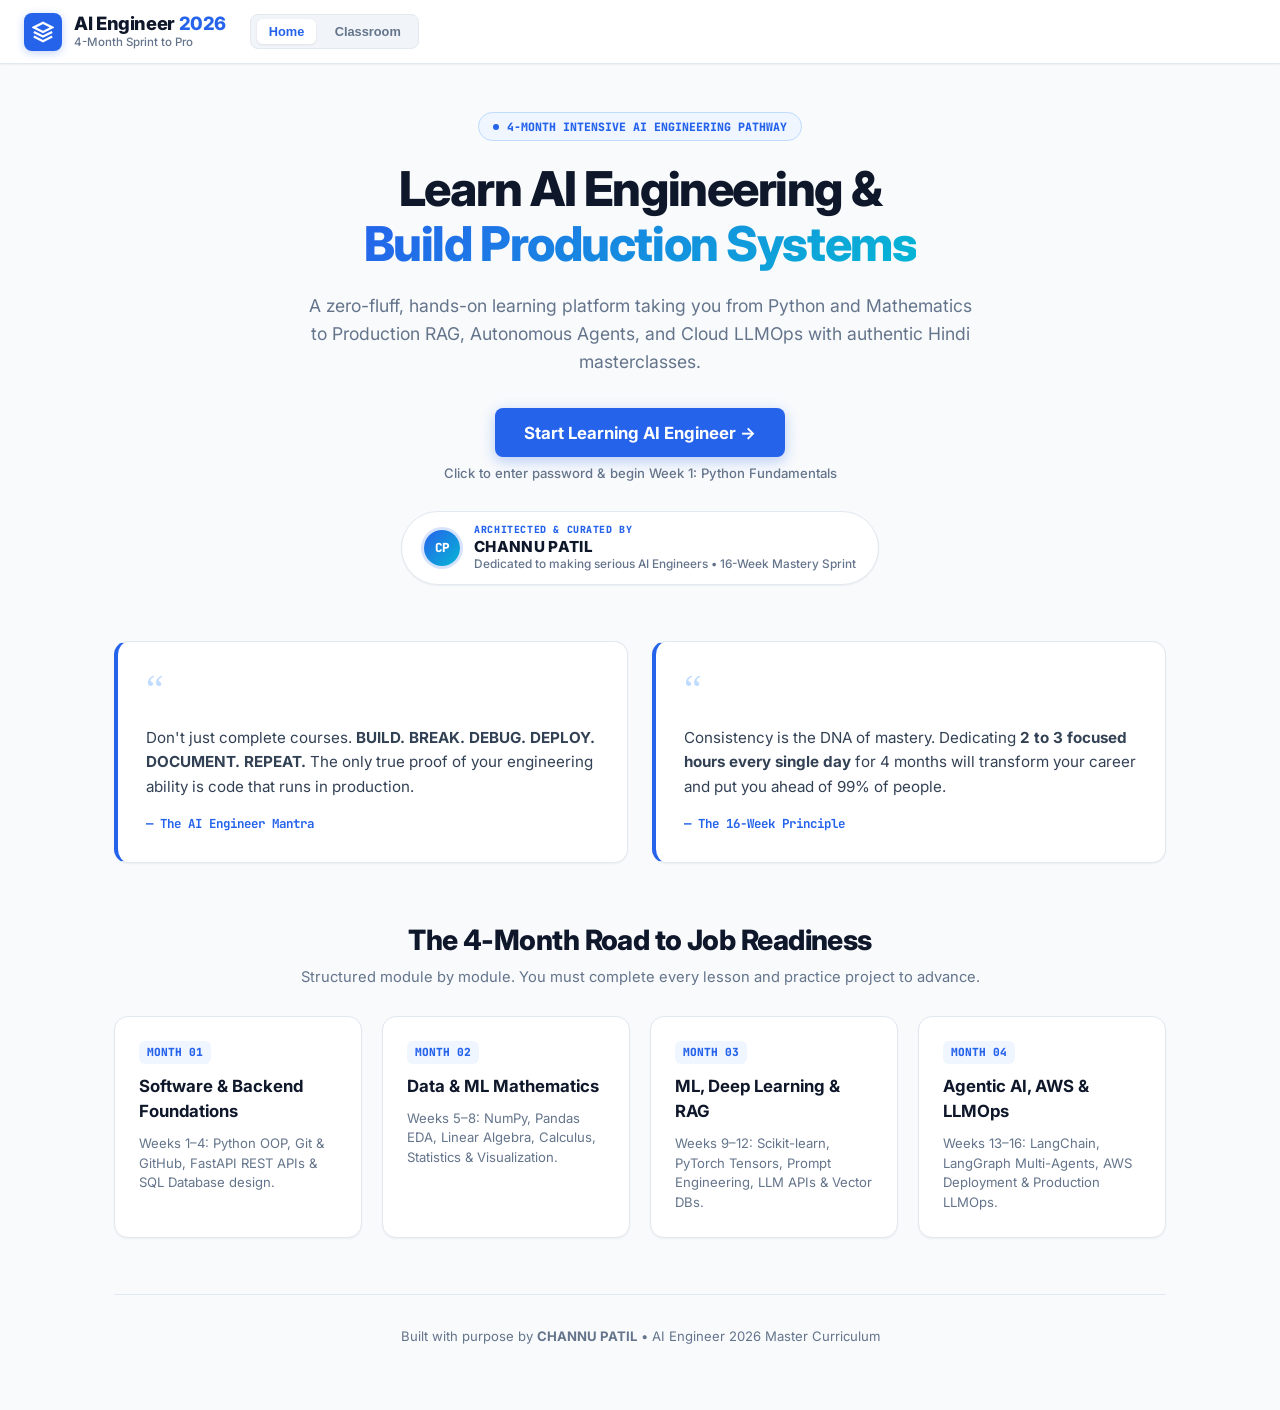
<file: index.html>
<!DOCTYPE html>
<html lang="en">
<head>
  <meta charset="UTF-8">
  <meta name="viewport" content="width=device-width, initial-scale=1.0, maximum-scale=5.0">
  <title>AI Engineer 2026 | 4-Month Masterclass & Learning System</title>
  
  <!-- SEO & Social Meta Tags -->
  <meta name="description" content="Master AI Engineering in 4 Months. Comprehensive syllabus from Python to LangGraph and LLMOps. Built by Channu Patil.">
  <meta name="author" content="Channu Patil">
  <meta name="theme-color" content="#2563eb">
  
  <!-- Google Fonts: Inter & JetBrains Mono -->
  <link rel="preconnect" href="https://fonts.googleapis.com">
  <link rel="preconnect" href="https://fonts.gstatic.com" crossorigin>
  <link href="https://fonts.googleapis.com/css2?family=Inter:wght@400;500;600;700;800&family=JetBrains+Mono:wght@500;600;700&display=swap" rel="stylesheet">
  
  <link rel="stylesheet" href="styles.css">
  
  <!-- Official YouTube IFrame Player API -->
  <script src="https://www.youtube.com/iframe_api"></script>
</head>
<body class="light-theme">

  <!-- Top Navigation Bar (Logo, Nav Links, Built by Channu Patil Badge) -->
  <header class="lms-header">
    <div class="header-inner">
      <div class="header-brand-group">
        <a href="#home" class="brand-link" id="brand-logo-btn" title="AI Engineer 2026 Home">
          <div class="brand-logo-icon">
            <svg width="22" height="22" viewBox="0 0 24 24" fill="none" stroke="currentColor" stroke-width="2.5">
              <path d="M12 2L2 7l10 5 10-5-10-5zM2 17l10 5 10-5M2 12l10 5 10-5"/>
            </svg>
          </div>
          <div class="brand-text">
            <span class="brand-main">AI Engineer <span class="brand-highlight">2026</span></span>
            <span class="brand-tag">4-Month Sprint to Pro</span>
          </div>
        </a>

        <!-- Top Nav Switcher -->
        <nav class="header-nav-links">
          <button class="nav-view-btn active" id="btn-nav-home">Home</button>
          <button class="nav-view-btn" id="btn-nav-classroom">Classroom</button>
        </nav>
      </div>

      <!-- Right Side: Mobile Menu Toggle -->
      <div class="header-right-group">
        <button class="mobile-sidebar-toggle" id="btn-toggle-sidebar" aria-label="Toggle Syllabus Menu" style="display: none;">
          <svg width="20" height="20" viewBox="0 0 24 24" fill="none" stroke="currentColor" stroke-width="2">
            <line x1="3" y1="12" x2="21" y2="12"></line>
            <line x1="3" y1="6" x2="21" y2="6"></line>
            <line x1="3" y1="18" x2="21" y2="18"></line>
          </svg>
          <span class="toggle-text">Curriculum</span>
        </button>
      </div>
    </div>
  </header>

  <!-- =========================================================================
       VIEW 1: HOME PAGE VIEW
       ========================================================================= -->
  <section class="page-view active" id="view-home">
    <div class="home-container">
      
      <!-- Hero Section -->
      <div class="home-hero">
        <div class="hero-chip">
          <span class="chip-dot"></span>
          <span>4-MONTH INTENSIVE AI ENGINEERING PATHWAY</span>
        </div>

        <h1 class="hero-title">
          Learn AI Engineering & <br>
          <span class="gradient-text">Build Production Systems</span>
        </h1>

        <p class="hero-description">
          A zero-fluff, hands-on learning platform taking you from Python and Mathematics to Production RAG, Autonomous Agents, and Cloud LLMOps with authentic Hindi masterclasses.
        </p>

        <!-- Dynamic Primary CTA: Start Learning OR Resume Where Left Off -->
        <div class="hero-cta-wrap">
          <button class="btn btn-primary btn-hero" id="btn-home-cta">
            <span id="home-cta-text">Start Learning AI Engineer →</span>
          </button>
          <div class="hero-cta-subtext" id="home-cta-subtext">Click to begin Week 1: Python Fundamentals</div>
        </div>

        <!-- Creator Spotlight Card -->
        <div class="creator-spotlight-card">
          <div class="creator-avatar-pulse">CP</div>
          <div class="creator-info-text">
            <span class="creator-kicker">ARCHITECTED & CURATED BY</span>
            <strong class="creator-name-bold">CHANNU PATIL</strong>
            <span class="creator-bio-text">Dedicated to making serious AI Engineers • 16-Week Mastery Sprint</span>
          </div>
        </div>
      </div>

      <!-- Two Powerful Motivational Quotes -->
      <div class="quotes-grid">
        <div class="quote-card">
          <div class="quote-icon">“</div>
          <p class="quote-text">
            Don't just complete courses. <strong>BUILD. BREAK. DEBUG. DEPLOY. DOCUMENT. REPEAT.</strong> The only true proof of your engineering ability is code that runs in production.
          </p>
          <div class="quote-author">— The AI Engineer Mantra</div>
        </div>

        <div class="quote-card">
          <div class="quote-icon">“</div>
          <p class="quote-text">
            Consistency is the DNA of mastery. Dedicating <strong>2 to 3 focused hours every single day</strong> for 4 months will transform your career and put you ahead of 99% of people.
          </p>
          <div class="quote-author">— The 16-Week Principle</div>
        </div>
      </div>

      <!-- The 4-Month Curriculum Journey Overview -->
      <div class="journey-overview-section">
        <div class="section-header-centered">
          <h2 class="journey-title">The 4-Month Road to Job Readiness</h2>
          <p class="journey-subtitle">Structured module by module. You must complete every lesson and practice project to advance.</p>
        </div>

        <div class="journey-phases-grid">
          <div class="journey-card">
            <div class="phase-number-tag">MONTH 01</div>
            <h3>Software & Backend Foundations</h3>
            <p>Weeks 1–4: Python OOP, Git & GitHub, FastAPI REST APIs & SQL Database design.</p>
          </div>

          <div class="journey-card">
            <div class="phase-number-tag">MONTH 02</div>
            <h3>Data & ML Mathematics</h3>
            <p>Weeks 5–8: NumPy, Pandas EDA, Linear Algebra, Calculus, Statistics & Visualization.</p>
          </div>

          <div class="journey-card">
            <div class="phase-number-tag">MONTH 03</div>
            <h3>ML, Deep Learning & RAG</h3>
            <p>Weeks 9–12: Scikit-learn, PyTorch Tensors, Prompt Engineering, LLM APIs & Vector DBs.</p>
          </div>

          <div class="journey-card">
            <div class="phase-number-tag">MONTH 04</div>
            <h3>Agentic AI, AWS & LLMOps</h3>
            <p>Weeks 13–16: LangChain, LangGraph Multi-Agents, AWS Deployment & Production LLMOps.</p>
          </div>
        </div>
      </div>

      <!-- Home Footer -->
      <footer class="home-footer">
        <p>Built with purpose by <strong>CHANNU PATIL</strong> • AI Engineer 2026 Master Curriculum</p>
      </footer>
    </div>
  </section>

  <!-- =========================================================================
       VIEW 2: COURSERA CLASSROOM THEATER
       ========================================================================= -->
  <div class="page-view" id="view-classroom" style="display: none;">
    <div class="lms-container">

      <!-- LEFT SIDEBAR: COURSE SYLLABUS -->
      <aside class="lms-sidebar" id="lms-sidebar">
        <div class="sidebar-top">
          <div class="sidebar-heading-row">
            <h2 class="sidebar-heading">Course Curriculum</h2>
            <button class="btn-sidebar-close" id="btn-close-sidebar" aria-label="Close sidebar">&times;</button>
          </div>

          <!-- Search Bar -->
          <div class="syllabus-search-wrap">
            <svg width="15" height="15" viewBox="0 0 24 24" fill="none" stroke="currentColor" stroke-width="2">
              <circle cx="11" cy="11" r="8"></circle>
              <line x1="21" y1="21" x2="16.65" y2="16.65"></line>
            </svg>
            <input type="text" id="syllabus-search" placeholder="Search topics (e.g. RAG, SQL, PyTorch)..." aria-label="Search curriculum topics">
          </div>

          <!-- Month Filter Tabs -->
          <div class="month-filter-tabs">
            <button class="m-tab active" data-month="all">All</button>
            <button class="m-tab" data-month="m1">Month 1</button>
            <button class="m-tab" data-month="m2">Month 2</button>
            <button class="m-tab" data-month="m3">Month 3</button>
            <button class="m-tab" data-month="m4">Month 4</button>
          </div>
        </div>

        <!-- List of 16 Modules / Phases -->
        <nav class="syllabus-modules-list" id="syllabus-modules-list" aria-label="Module selection">
          <!-- Rendered dynamically via JavaScript -->
        </nav>

        <!-- Sidebar Footer Links: Capstone & Career Radar -->
        <div class="sidebar-footer-links">
          <button class="special-nav-btn" id="btn-open-projects-modal">
            <svg width="16" height="16" viewBox="0 0 24 24" fill="none" stroke="currentColor" stroke-width="2">
              <polygon points="12 2 2 7 12 12 22 7 12 2"/>
              <polyline points="2 17 12 22 22 17"/>
              <polyline points="2 12 12 17 22 12"/>
            </svg>
            <span>Capstone Projects</span>
            <span class="pill-count" id="sidebar-projects-pill">2 Projects</span>
          </button>
          <button class="special-nav-btn" id="btn-open-readiness-modal">
            <svg width="16" height="16" viewBox="0 0 24 24" fill="none" stroke="currentColor" stroke-width="2">
              <path d="M22 11.08V12a10 10 0 1 1-5.93-9.14"/>
              <polyline points="22 4 12 14.01 9 11.01"/>
            </svg>
            <span>Job Readiness</span>
            <span class="pill-count" id="sidebar-readiness-pill">0/21</span>
          </button>
        </div>
      </aside>

      <!-- Overlay backdrop for mobile drawer -->
      <div class="sidebar-backdrop" id="sidebar-backdrop"></div>

      <!-- RIGHT MAIN CLASSROOM THEATER -->
      <main class="lms-theater">

        <!-- Active Module Breadcrumb & Navigation -->
        <div class="module-header-bar">
          <div class="module-meta">
            <div class="module-tags-row">
              <span class="tag-pill" id="active-month-pill">Month 1 • Week 1</span>
              <span class="tag-instructor" id="active-instructor-pill">CampusX & Krish Naik • Hindi Masterclasses</span>
              <span class="tag-autoplay" title="Auto-advances when video finishes">Auto-Play ON</span>
            </div>
            <h1 class="active-module-title" id="active-module-title">Phase 1: Python Fundamentals</h1>
          </div>

          <div class="module-nav-actions">
            <button class="btn btn-outline btn-sm" id="btn-prev-phase" title="Previous Module">
              <svg width="14" height="14" viewBox="0 0 24 24" fill="none" stroke="currentColor" stroke-width="2"><polyline points="15 18 9 12 15 6"/></svg>
              <span>Previous</span>
            </button>
            <button class="btn btn-primary btn-sm" id="btn-next-phase" title="Next Module or Part">
              <span id="btn-next-phase-text">Next Week</span>
              <svg width="14" height="14" viewBox="0 0 24 24" fill="none" stroke="currentColor" stroke-width="2"><polyline points="9 18 15 12 9 6"/></svg>
            </button>
          </div>
        </div>

        <!-- VIDEO PARTS / LESSONS SELECTOR (TRACKED PART BY PART) -->
        <div class="video-parts-strip" id="video-parts-strip">
          <span class="parts-label">LESSONS:</span>
          <div class="parts-buttons-container" id="parts-buttons-container">
            <!-- Rendered dynamically e.g. [✓ Part 1: Completed] [🎬 Part 2: Active] -->
          </div>
        </div>

        <!-- EMBEDDED YOUTUBE VIDEO PLAYER -->
        <section class="video-player-container">
          <!-- Error Alert Banner (Shown if video restricted) -->
          <div class="video-error-banner" id="video-error-banner" style="display: none;">
            <div class="error-content">
              <svg width="18" height="18" viewBox="0 0 24 24" fill="none" stroke="currentColor" stroke-width="2">
                <circle cx="12" cy="12" r="10"></circle>
                <line x1="12" y1="8" x2="12" y2="12"></line>
                <line x1="12" y1="16" x2="12.01" y2="16"></line>
              </svg>
              <span id="video-error-message">This video requires watching directly on YouTube.</span>
            </div>
            <a href="#" target="_blank" rel="noopener noreferrer" class="btn btn-sm btn-primary" id="btn-error-watch-yt">
              Watch on YouTube
            </a>
          </div>

          <div class="video-responsive-wrapper">
            <div id="lms-yt-player-target"></div>
          </div>

          <!-- Video Control Strip & Mark Complete Action -->
          <div class="video-details-strip">
            <div class="video-title-info">
              <span class="video-playing-label" id="video-playing-part-badge">NOW PLAYING:</span>
              <span class="video-playing-title" id="active-video-title">Core Python Fundamentals</span>
            </div>
            
            <div class="video-strip-actions">
              <!-- Mark Current Lesson as Watched/Complete Button -->
              <button class="btn btn-primary btn-sm" id="btn-mark-lesson-complete" title="Mark this lesson completed and unlock the next">
                <svg width="14" height="14" viewBox="0 0 24 24" fill="none" stroke="currentColor" stroke-width="2.5"><polyline points="20 6 9 17 4 12"/></svg>
                <span id="mark-lesson-btn-text">Mark Lesson as Complete ✓</span>
              </button>

              <button class="btn-text-link" id="btn-edit-url" title="Change video link">
                <svg width="13" height="13" viewBox="0 0 24 24" fill="none" stroke="currentColor" stroke-width="2"><path d="M11 4H4a2 2 0 0 0-2 2v14a2 2 0 0 0 2 2h14a2 2 0 0 0 2-2v-7"/><path d="M18.5 2.5a2.121 2.121 0 0 1 3 3L12 15l-4 1 1-4 9.5-9.5z"/></svg>
                <span>Edit URL</span>
              </button>
              
              <a href="#" target="_blank" rel="noopener noreferrer" class="btn-text-link" id="btn-open-yt-external" title="Open in YouTube">
                <svg width="13" height="13" viewBox="0 0 24 24" fill="none" stroke="currentColor" stroke-width="2"><path d="M18 13v6a2 2 0 0 1-2 2H5a2 2 0 0 1-2-2V8a2 2 0 0 1 2-2h6"/><polyline points="15 3 21 3 21 9"/><line x1="10" y1="14" x2="21" y2="3"/></svg>
                <span>YouTube</span>
              </a>
            </div>
          </div>

          <!-- Custom URL Input Panel -->
          <div class="custom-url-edit-panel" id="custom-url-edit-panel" style="display: none;">
            <input type="text" id="custom-url-input" placeholder="Paste any valid YouTube URL..." aria-label="Custom YouTube URL">
            <button class="btn btn-primary btn-sm" id="btn-save-custom-url">Update</button>
            <button class="btn btn-secondary btn-sm" id="btn-cancel-custom-url">Cancel</button>
          </div>
        </section>

        <!-- TOPIC CHECKLIST SECTION -->
        <section class="checklist-section">
          <div class="checklist-card">
            <div class="card-header-simple">
              <div>
                <h2 class="section-title">Topic Checklist</h2>
                <p class="section-subtitle">Check off each concept as you code along and complete exercises.</p>
              </div>
              <div class="progress-badge-clean" id="checklist-card-badge">0% Completed</div>
            </div>
            <div class="subtopics-list-container" id="current-phase-subtopics">
              <!-- Rendered dynamically -->
            </div>
          </div>
        </section>
      </main>
    </div>
  </div>

  <!-- MODAL: CAPSTONE PROJECTS STUDIO -->
  <div class="modal-backdrop" id="projects-modal" style="display: none;">
    <div class="modal-box large">
      <div class="modal-header">
        <div>
          <h2>Production Capstone Projects</h2>
          <p>Build 2 production-ready systems to prove you are job-ready for AI Engineer roles.</p>
        </div>
        <button class="btn-modal-close" id="btn-close-projects-modal" aria-label="Close modal">&times;</button>
      </div>
      <div class="modal-body">
        <div class="projects-flex-grid">
          <!-- Project 1 Card -->
          <div class="project-modal-card">
            <div class="proj-badge-row">
              <span class="proj-badge">PROJECT 1</span>
              <span class="proj-status" id="p1-status-pill">In Progress</span>
            </div>
            <h3>Full-Stack AI Application</h3>
            <p class="proj-summary">Python + FastAPI + SQL + LLM API + Custom RAG + LangChain + LangGraph + Cloud Deployment.</p>
            <div class="modal-form-group">
              <label for="p1-name">Project Name / Use-Case</label>
              <input type="text" id="p1-name" value="Enterprise Legal Contract Analyzer with RAG">
            </div>
            <div class="form-grid-2">
              <div class="modal-form-group">
                <label for="p1-github">GitHub Repository URL</label>
                <input type="url" id="p1-github" value="https://github.com/username/project-1-ai">
              </div>
              <div class="modal-form-group">
                <label for="p1-live">Live Deployment URL</label>
                <input type="url" id="p1-live" value="https://ai-project-1.up.railway.app">
              </div>
            </div>
            <div class="modal-form-group">
              <label for="p1-notes">Architecture & Tech Stack Notes</label>
              <textarea id="p1-notes" rows="2">FastAPI backend, ChromaDB vectors, PostgreSQL authentication, Gemini 1.5 Flash API.</textarea>
            </div>
            <div class="requirements-box">
              <h4>Mandatory Requirements (<span id="p1-req-count">0/12</span>)</h4>
              <div class="req-items-grid" id="p1-checklist"></div>
            </div>
            <button class="btn btn-primary btn-block" id="btn-save-p1">Save Project 1</button>
          </div>

          <!-- Project 2 Card -->
          <div class="project-modal-card">
            <div class="proj-badge-row">
              <span class="proj-badge advanced">PROJECT 2</span>
              <span class="proj-status" id="p2-status-pill">Not Started</span>
            </div>
            <h3>Advanced Agentic AI System</h3>
            <p class="proj-summary">Autonomous Multi-Agent System + Tool Calling + Self-Correction + Ragas Evals + Langfuse Monitoring + AWS.</p>
            <div class="modal-form-group">
              <label for="p2-name">Project Name / Use-Case</label>
              <input type="text" id="p2-name" value="Autonomous Competitive Intelligence Agent">
            </div>
            <div class="form-grid-2">
              <div class="modal-form-group">
                <label for="p2-github">GitHub Repository URL</label>
                <input type="url" id="p2-github" value="https://github.com/username/project-2-agents">
              </div>
              <div class="modal-form-group">
                <label for="p2-live">Live Deployment URL</label>
                <input type="url" id="p2-live" value="https://ai-agents.yourdomain.com">
              </div>
            </div>
            <div class="modal-form-group">
              <label for="p2-notes">Architecture & Multi-Agent Notes</label>
              <textarea id="p2-notes" rows="2">LangGraph multi-node graph, Tavily web search, code sandbox, Langfuse tracing on AWS EC2.</textarea>
            </div>
            <div class="requirements-box">
              <h4>Mandatory Requirements (<span id="p2-req-count">0/12</span>)</h4>
              <div class="req-items-grid" id="p2-checklist"></div>
            </div>
            <button class="btn btn-primary btn-block" id="btn-save-p2">Save Project 2</button>
          </div>
        </div>
      </div>
    </div>
  </div>

  <!-- MODAL: FINAL AI CHECKLIST & JOB READINESS -->
  <div class="modal-backdrop" id="readiness-modal" style="display: none;">
    <div class="modal-box">
      <div class="modal-header">
        <div>
          <h2>Final AI Engineer Career Checklist</h2>
          <p>21 core milestones to verify technical interview & job readiness.</p>
        </div>
        <button class="btn-modal-close" id="btn-close-readiness-modal" aria-label="Close modal">&times;</button>
      </div>
      <div class="modal-body">
        <div class="readiness-summary-card">
          <div class="readiness-score-display">
            <span class="score-large" id="gauge-percent">0%</span>
            <div class="score-text">
              <strong id="gauge-verdict">Foundations Stage</strong>
              <span>Job Readiness Score</span>
            </div>
          </div>
        </div>
        <div class="checklist-items-grid" id="final-checklist-container">
          <!-- Rendered dynamically -->
        </div>
      </div>
    </div>
  </div>

  <!-- MODAL: COURSE ACCESS LOCK & PASSWORD VERIFICATION -->
  <div class="modal-backdrop" id="password-modal" style="display: none;">
    <div class="modal-box password-box">
      <div class="password-modal-content">
        <div class="lock-shield-icon">
          <svg width="34" height="34" viewBox="0 0 24 24" fill="none" stroke="currentColor" stroke-width="2">
            <rect x="3" y="11" width="18" height="11" rx="2" ry="2"></rect>
            <path d="M7 11V7a5 5 0 0 1 10 0v4"></path>
          </svg>
        </div>
        <h2 class="password-modal-title">Enter Course Password</h2>
        <p class="password-modal-sub">This curriculum is password protected. Enter the password to unlock and start learning.</p>
        
        <form id="password-form" class="password-form" onsubmit="return false;">
          <div class="password-input-wrapper">
            <input type="password" id="course-access-password" placeholder="Enter password (Channu@12345)" autocomplete="current-password" required>
            <button type="button" class="btn-toggle-pwd" id="btn-toggle-pwd" title="Show / Hide Password">
              <svg width="17" height="17" viewBox="0 0 24 24" fill="none" stroke="currentColor" stroke-width="2" id="pwd-eye-icon">
                <path d="M1 12s4-8 11-8 11 8 11 8-4 8-11 8-11-8-11-8z"></path>
                <circle cx="12" cy="12" r="3"></circle>
              </svg>
            </button>
          </div>
          
          <div class="password-error-msg" id="password-error-msg" style="display: none;">
            <span>⚠️ Incorrect password. Please try again!</span>
          </div>
          
          <div class="password-actions-row">
            <button type="submit" class="btn btn-primary btn-block btn-lg" id="btn-submit-password">
              Unlock & Start Learning →
            </button>
            <button type="button" class="btn btn-secondary btn-block" id="btn-cancel-password">
              Cancel
            </button>
          </div>
        </form>
      </div>
    </div>
  </div>

  <!-- Notification Toast -->
  <div class="toast" id="app-toast"></div>

  <!-- Main JavaScript Engine -->
  <script src="app.js"></script>
</body>
</html>
</file>
<file: styles.css>
/* ==========================================================================
   AI ENGINEER 2026 - COURSERA-STYLE CLEAN PLATFORM & HOME PAGE
   Built with pride by CHANNU PATIL
   Zero Horizontal Overflow • 100% Device Responsive
   ========================================================================== */

:root {
  /* Surfaces & Backgrounds */
  --bg-app: #f8fafc;
  --bg-surface: #ffffff;
  --bg-subtle: #f1f5f9;
  --bg-hover: #e2e8f0;
  
  /* Borders */
  --border-light: #e2e8f0;
  --border-subtle: #cbd5e1;
  --border-focus: #2563eb;

  /* Typography Colors */
  --text-main: #0f172a;
  --text-body: #334155;
  --text-muted: #64748b;
  --text-subtle: #94a3b8;

  /* Brand Accents */
  --primary: #2563eb;
  --primary-hover: #1d4ed8;
  --primary-light: #eff6ff;
  --primary-border: #bfdbfe;

  --emerald: #059669;
  --emerald-light: #ecfdf5;
  --emerald-border: #a7f3d0;
  
  --amber: #d97706;
  --amber-light: #fffbeb;

  --rose: #e11d48;
  --rose-light: #fff1f2;

  /* Fonts */
  --font-sans: 'Inter', -apple-system, BlinkMacSystemFont, 'Segoe UI', Roboto, sans-serif;
  --font-mono: 'JetBrains Mono', 'Fira Code', monospace;

  /* Shadows & Radius */
  --shadow-sm: 0 1px 2px 0 rgba(0, 0, 0, 0.05);
  --shadow-md: 0 4px 6px -1px rgba(0, 0, 0, 0.07), 0 2px 4px -2px rgba(0, 0, 0, 0.04);
  --shadow-lg: 0 10px 15px -3px rgba(0, 0, 0, 0.08), 0 4px 6px -4px rgba(0, 0, 0, 0.04);
  --shadow-modal: 0 20px 25px -5px rgba(15, 23, 42, 0.2), 0 8px 10px -6px rgba(15, 23, 42, 0.1);

  --radius-sm: 6px;
  --radius-md: 8px;
  --radius-lg: 14px;
}

/* ==========================================================================
   GLOBAL RESET & OVERFLOW PREVENTION
   ========================================================================== */

*, *::before, *::after {
  box-sizing: border-box;
  margin: 0;
  padding: 0;
}

html, body {
  width: 100%;
  max-width: 100vw;
  overflow-x: hidden;
  background-color: var(--bg-app);
  color: var(--text-main);
  font-family: var(--font-sans);
  line-height: 1.5;
  -webkit-font-smoothing: antialiased;
  min-height: 100vh;
}

/* Page Views */
.page-view {
  display: none;
  animation: fadeIn 0.2s ease-in;
}

.page-view.active {
  display: block;
}

@keyframes fadeIn {
  from { opacity: 0; transform: translateY(4px); }
  to { opacity: 1; transform: translateY(0); }
}

/* ==========================================================================
   HEADER NAVIGATION BAR
   ========================================================================== */

.lms-header {
  position: sticky;
  top: 0;
  z-index: 100;
  background: var(--bg-surface);
  border-bottom: 1px solid var(--border-light);
  box-shadow: var(--shadow-sm);
  padding: 0.75rem 1.5rem;
  width: 100%;
}

.header-inner {
  max-width: 1600px;
  margin: 0 auto;
  display: flex;
  align-items: center;
  justify-content: space-between;
  gap: 1rem;
}

.header-brand-group {
  display: flex;
  align-items: center;
  gap: 1.5rem;
}

.brand-link {
  display: inline-flex;
  align-items: center;
  gap: 0.75rem;
  text-decoration: none;
  color: inherit;
  cursor: pointer;
}

.brand-logo-icon {
  background: var(--primary);
  color: #fff;
  width: 38px;
  height: 38px;
  border-radius: var(--radius-md);
  display: flex;
  align-items: center;
  justify-content: center;
  box-shadow: 0 2px 8px rgba(37, 99, 235, 0.28);
  flex-shrink: 0;
}

.brand-text {
  display: flex;
  flex-direction: column;
}

.brand-main {
  font-size: 1.15rem;
  font-weight: 800;
  color: var(--text-main);
  letter-spacing: -0.02em;
  line-height: 1.2;
}

.brand-highlight {
  color: var(--primary);
}

.brand-tag {
  font-size: 0.72rem;
  color: var(--text-muted);
  font-weight: 500;
}

.header-nav-links {
  display: flex;
  align-items: center;
  gap: 0.4rem;
  background: var(--bg-subtle);
  border: 1px solid var(--border-light);
  padding: 0.25rem 0.35rem;
  border-radius: var(--radius-md);
}

.nav-view-btn {
  background: transparent;
  border: none;
  font-size: 0.8rem;
  font-weight: 600;
  color: var(--text-muted);
  padding: 0.3rem 0.75rem;
  border-radius: var(--radius-sm);
  cursor: pointer;
  transition: all 0.15s ease;
}

.nav-view-btn:hover {
  color: var(--text-main);
}

.nav-view-btn.active {
  background: #ffffff;
  color: var(--primary);
  box-shadow: 0 1px 3px rgba(0, 0, 0, 0.08);
}

.header-right-group {
  display: flex;
  align-items: center;
  gap: 0.85rem;
}

/* Creator Signature Badge */
.author-badge {
  display: flex;
  align-items: center;
  gap: 0.45rem;
  background: var(--primary-light);
  border: 1px solid var(--primary-border);
  padding: 0.35rem 0.75rem;
  border-radius: 20px;
}

.author-label {
  font-size: 0.65rem;
  font-weight: 800;
  color: var(--primary);
  letter-spacing: 0.05em;
  font-family: var(--font-mono);
}

.author-name {
  font-size: 0.78rem;
  font-weight: 800;
  color: var(--text-main);
  letter-spacing: 0.02em;
}

/* Mobile Toggle */
.mobile-sidebar-toggle {
  display: none;
  align-items: center;
  gap: 0.4rem;
  background: var(--bg-subtle);
  border: 1px solid var(--border-light);
  border-radius: var(--radius-md);
  padding: 0.45rem 0.75rem;
  font-size: 0.8rem;
  font-weight: 600;
  color: var(--text-body);
  cursor: pointer;
}

/* ==========================================================================
   BUTTONS
   ========================================================================== */

.btn {
  display: inline-flex;
  align-items: center;
  justify-content: center;
  gap: 0.45rem;
  padding: 0.45rem 0.85rem;
  font-size: 0.82rem;
  font-weight: 600;
  border-radius: var(--radius-md);
  cursor: pointer;
  transition: all 0.15s ease;
  border: 1px solid transparent;
  font-family: var(--font-sans);
  text-decoration: none;
  white-space: nowrap;
}

.btn-sm {
  padding: 0.35rem 0.65rem;
  font-size: 0.78rem;
}

.btn-lg {
  padding: 0.65rem 1.35rem;
  font-size: 0.95rem;
}

.btn-hero {
  padding: 0.85rem 1.75rem;
  font-size: 1.05rem;
  font-weight: 700;
  box-shadow: 0 4px 14px rgba(37, 99, 235, 0.3);
}

.btn-hero:hover {
  transform: translateY(-2px);
  box-shadow: 0 6px 20px rgba(37, 99, 235, 0.4);
}

.btn-block {
  width: 100%;
}

.btn-primary {
  background: var(--primary);
  color: #fff;
}

.btn-primary:hover {
  background: var(--primary-hover);
}

.btn-secondary {
  background: var(--bg-subtle);
  color: var(--text-body);
  border-color: var(--border-light);
}

.btn-secondary:hover {
  background: var(--bg-hover);
  color: var(--text-main);
}

.btn-outline {
  background: #ffffff;
  color: var(--text-body);
  border-color: var(--border-light);
}

.btn-outline:hover {
  background: var(--bg-subtle);
  border-color: var(--border-subtle);
  color: var(--text-main);
}

.btn-text-link {
  background: transparent;
  border: none;
  color: var(--primary);
  font-size: 0.78rem;
  font-weight: 600;
  cursor: pointer;
  display: inline-flex;
  align-items: center;
  gap: 0.3rem;
  padding: 0.25rem 0.45rem;
  border-radius: var(--radius-sm);
  text-decoration: none;
}

.btn-text-link:hover {
  background: var(--primary-light);
  color: var(--primary-hover);
}

/* ==========================================================================
   VIEW 1: HOME PAGE STYLES
   ========================================================================== */

.home-container {
  max-width: 1100px;
  margin: 0 auto;
  padding: 3rem 1.5rem 4rem;
  display: flex;
  flex-direction: column;
  gap: 3.5rem;
}

.home-hero {
  text-align: center;
  display: flex;
  flex-direction: column;
  align-items: center;
  gap: 1.25rem;
}

.hero-chip {
  display: inline-flex;
  align-items: center;
  gap: 0.5rem;
  background: var(--primary-light);
  border: 1px solid var(--primary-border);
  color: var(--primary);
  font-size: 0.72rem;
  font-weight: 800;
  font-family: var(--font-mono);
  padding: 0.3rem 0.85rem;
  border-radius: 20px;
}

.chip-dot {
  width: 6px;
  height: 6px;
  background: var(--primary);
  border-radius: 50%;
}

.hero-title {
  font-size: 3rem;
  font-weight: 800;
  color: var(--text-main);
  line-height: 1.15;
  letter-spacing: -0.03em;
}

.gradient-text {
  background: linear-gradient(135deg, var(--primary) 0%, #06b6d4 100%);
  -webkit-background-clip: text;
  -webkit-text-fill-color: transparent;
}

.hero-description {
  font-size: 1.1rem;
  color: var(--text-muted);
  max-width: 680px;
  line-height: 1.6;
}

.hero-cta-wrap {
  margin-top: 0.75rem;
  display: flex;
  flex-direction: column;
  align-items: center;
  gap: 0.4rem;
}

.hero-cta-subtext {
  font-size: 0.82rem;
  color: var(--text-muted);
  font-weight: 500;
}

/* Standout Built by Channu Patil Hero Badge */
.built-by-channu-hero-badge {
  display: inline-flex;
  align-items: center;
  gap: 0.55rem;
  background: #eff6ff;
  border: 1.5px solid #2563eb;
  padding: 0.35rem 1rem;
  border-radius: 9999px;
  box-shadow: 0 2px 10px rgba(37, 99, 235, 0.12);
  margin-top: 0.25rem;
}

.badge-fire-icon {
  font-size: 0.95rem;
}

.badge-title-text {
  font-size: 0.8rem;
  font-weight: 700;
  color: #1e293b;
  letter-spacing: 0.04em;
}

.badge-name-highlight {
  color: var(--primary);
  font-weight: 900;
  letter-spacing: 0.05em;
}

.badge-sub-pill {
  background: var(--primary);
  color: #ffffff;
  font-size: 0.62rem;
  font-weight: 800;
  padding: 0.12rem 0.45rem;
  border-radius: 4px;
  font-family: var(--font-mono);
  letter-spacing: 0.03em;
}

/* Creator Spotlight Card */
.creator-spotlight-card {
  display: inline-flex;
  align-items: center;
  gap: 0.9rem;
  background: #ffffff;
  border: 1px solid var(--border-light);
  padding: 0.65rem 1.35rem;
  border-radius: 50px;
  box-shadow: var(--shadow-sm);
  margin-top: 0.5rem;
}

.creator-avatar-pulse {
  width: 36px;
  height: 36px;
  background: linear-gradient(135deg, var(--primary), #06b6d4);
  color: #fff;
  border-radius: 50%;
  display: flex;
  align-items: center;
  justify-content: center;
  font-weight: 800;
  font-size: 0.78rem;
  font-family: var(--font-mono);
  box-shadow: 0 0 0 3px rgba(37, 99, 235, 0.18);
  flex-shrink: 0;
}

.creator-info-text {
  display: flex;
  flex-direction: column;
  text-align: left;
}

.creator-kicker {
  font-size: 0.62rem;
  font-weight: 800;
  color: var(--primary);
  letter-spacing: 0.06em;
  font-family: var(--font-mono);
}

.creator-name-bold {
  font-size: 0.95rem;
  font-weight: 800;
  color: var(--text-main);
  letter-spacing: 0.02em;
  line-height: 1.2;
}

.creator-bio-text {
  font-size: 0.74rem;
  color: var(--text-muted);
  font-weight: 500;
}

/* Quotes Section */
.quotes-grid {
  display: grid;
  grid-template-columns: 1fr 1fr;
  gap: 1.5rem;
}

.quote-card {
  background: #ffffff;
  border: 1px solid var(--border-light);
  border-radius: var(--radius-lg);
  padding: 1.75rem;
  box-shadow: var(--shadow-sm);
  display: flex;
  flex-direction: column;
  justify-content: space-between;
  gap: 1rem;
  position: relative;
  border-left: 4px solid var(--primary);
}

.quote-icon {
  font-size: 2.5rem;
  line-height: 1;
  color: var(--primary-border);
  font-family: serif;
}

.quote-text {
  font-size: 0.95rem;
  color: var(--text-body);
  line-height: 1.6;
}

.quote-author {
  font-family: var(--font-mono);
  font-size: 0.78rem;
  font-weight: 700;
  color: var(--primary);
}

/* Journey Overview Section */
.journey-overview-section {
  display: flex;
  flex-direction: column;
  gap: 1.75rem;
}

.section-header-centered {
  text-align: center;
}

.journey-title {
  font-size: 1.75rem;
  font-weight: 800;
  color: var(--text-main);
  letter-spacing: -0.02em;
}

.journey-subtitle {
  font-size: 0.92rem;
  color: var(--text-muted);
  margin-top: 0.35rem;
}

.journey-phases-grid {
  display: grid;
  grid-template-columns: repeat(auto-fit, minmax(240px, 1fr));
  gap: 1.25rem;
}

.journey-card {
  background: #ffffff;
  border: 1px solid var(--border-light);
  border-radius: var(--radius-lg);
  padding: 1.5rem;
  box-shadow: var(--shadow-sm);
  display: flex;
  flex-direction: column;
  gap: 0.6rem;
  transition: transform 0.15s ease, border-color 0.15s ease;
}

.journey-card:hover {
  transform: translateY(-2px);
  border-color: var(--primary-border);
}

.phase-number-tag {
  font-family: var(--font-mono);
  font-size: 0.7rem;
  font-weight: 800;
  color: var(--primary);
  background: var(--primary-light);
  padding: 0.2rem 0.5rem;
  border-radius: var(--radius-sm);
  width: fit-content;
}

.journey-card h3 {
  font-size: 1.05rem;
  font-weight: 700;
  color: var(--text-main);
}

.journey-card p {
  font-size: 0.82rem;
  color: var(--text-muted);
  line-height: 1.5;
}

.home-footer {
  text-align: center;
  font-size: 0.82rem;
  color: var(--text-muted);
  border-top: 1px solid var(--border-light);
  padding-top: 2rem;
}

/* ==========================================================================
   VIEW 2: CLASSROOM LAYOUT & THEATER
   ========================================================================== */

.lms-container {
  max-width: 1600px;
  margin: 0 auto;
  padding: 1.25rem 1.5rem;
  display: grid;
  grid-template-columns: 340px 1fr;
  gap: 1.5rem;
  align-items: start;
  width: 100%;
}

.lms-sidebar {
  background: var(--bg-surface);
  border: 1px solid var(--border-light);
  border-radius: var(--radius-lg);
  box-shadow: var(--shadow-sm);
  display: flex;
  flex-direction: column;
  max-height: calc(100vh - 105px);
  position: sticky;
  top: 85px;
  overflow: hidden;
}

.sidebar-top {
  padding: 1rem 1.1rem 0.65rem;
  border-bottom: 1px solid var(--border-light);
}

.sidebar-heading-row {
  display: flex;
  justify-content: space-between;
  align-items: center;
  margin-bottom: 0.65rem;
}

.sidebar-heading {
  font-size: 0.98rem;
  font-weight: 700;
  color: var(--text-main);
}

.btn-sidebar-close {
  display: none;
  background: transparent;
  border: none;
  font-size: 1.4rem;
  line-height: 1;
  color: var(--text-muted);
  cursor: pointer;
}

.syllabus-search-wrap {
  display: flex;
  align-items: center;
  gap: 0.5rem;
  background: var(--bg-subtle);
  border: 1px solid var(--border-light);
  border-radius: var(--radius-md);
  padding: 0.4rem 0.75rem;
  margin-bottom: 0.65rem;
}

.syllabus-search-wrap input {
  border: none;
  background: transparent;
  font-size: 0.8rem;
  font-family: var(--font-sans);
  width: 100%;
  outline: none;
  color: var(--text-main);
}

.month-filter-tabs {
  display: flex;
  gap: 0.3rem;
  overflow-x: auto;
  scrollbar-width: none;
}

.month-filter-tabs::-webkit-scrollbar {
  display: none;
}

.m-tab {
  background: transparent;
  border: 1px solid transparent;
  font-size: 0.72rem;
  font-weight: 600;
  color: var(--text-muted);
  padding: 0.25rem 0.55rem;
  border-radius: var(--radius-sm);
  cursor: pointer;
  white-space: nowrap;
  transition: all 0.15s ease;
}

.m-tab:hover {
  background: var(--bg-subtle);
  color: var(--text-main);
}

.m-tab.active {
  background: var(--primary-light);
  color: var(--primary);
  border-color: var(--primary-border);
}

.syllabus-modules-list {
  padding: 0.5rem;
  overflow-y: auto;
  flex: 1;
  display: flex;
  flex-direction: column;
  gap: 0.3rem;
}

.module-item-btn {
  background: transparent;
  border: 1px solid transparent;
  border-radius: var(--radius-md);
  padding: 0.65rem 0.85rem;
  text-align: left;
  cursor: pointer;
  display: flex;
  align-items: center;
  justify-content: space-between;
  gap: 0.75rem;
  transition: background 0.15s ease, border-color 0.15s ease;
  width: 100%;
}

.module-item-btn:hover {
  background: var(--bg-subtle);
}

.module-item-btn.active {
  background: var(--primary-light);
  border-color: var(--primary-border);
}

.module-btn-content {
  display: flex;
  flex-direction: column;
  gap: 0.15rem;
  min-width: 0;
  flex: 1;
}

.mod-week-row {
  display: flex;
  align-items: center;
  gap: 0.4rem;
}

.mod-num {
  font-family: var(--font-mono);
  font-size: 0.68rem;
  font-weight: 700;
  color: var(--text-muted);
}

.mod-parts-tag {
  font-size: 0.65rem;
  font-weight: 700;
  background: #e0f2fe;
  color: #0284c7;
  padding: 0.1rem 0.35rem;
  border-radius: 4px;
}

.module-item-btn.active .mod-num {
  color: var(--primary);
}

.mod-title {
  font-size: 0.85rem;
  font-weight: 600;
  color: var(--text-main);
  white-space: nowrap;
  overflow: hidden;
  text-overflow: ellipsis;
}

.module-item-btn.active .mod-title {
  color: var(--primary);
}

.mod-progress-text {
  font-size: 0.7rem;
  color: var(--text-subtle);
  font-family: var(--font-mono);
}

.mod-check-status {
  width: 22px;
  height: 22px;
  border-radius: 50%;
  display: flex;
  align-items: center;
  justify-content: center;
  color: var(--border-subtle);
  flex-shrink: 0;
}

.mod-check-status.completed {
  background: var(--emerald-light);
  color: var(--emerald);
  border: 1px solid var(--emerald-border);
}

.module-item-btn.locked {
  opacity: 0.62;
  cursor: not-allowed;
}

.module-item-btn.locked:hover {
  background: transparent;
}

.mod-check-status.locked {
  color: var(--text-subtle);
  font-size: 0.8rem;
}

.sidebar-footer-links {
  border-top: 1px solid var(--border-light);
  padding: 0.65rem 0.75rem;
  background: #fafafa;
  display: flex;
  flex-direction: column;
  gap: 0.35rem;
}

.special-nav-btn {
  background: var(--bg-surface);
  border: 1px solid var(--border-light);
  border-radius: var(--radius-md);
  padding: 0.55rem 0.85rem;
  font-size: 0.78rem;
  font-weight: 600;
  color: var(--text-body);
  display: flex;
  align-items: center;
  justify-content: space-between;
  cursor: pointer;
  transition: all 0.15s ease;
  width: 100%;
}

.special-nav-btn:hover {
  background: var(--primary-light);
  color: var(--primary);
  border-color: var(--primary-border);
}

.pill-count {
  font-size: 0.68rem;
  background: var(--bg-subtle);
  padding: 0.1rem 0.45rem;
  border-radius: 10px;
  color: var(--text-muted);
}

.sidebar-backdrop {
  display: none;
}

/* Classroom Theater */
.lms-theater {
  display: flex;
  flex-direction: column;
  gap: 1.25rem;
  min-width: 0;
  width: 100%;
}

.module-header-bar {
  background: var(--bg-surface);
  border: 1px solid var(--border-light);
  border-radius: var(--radius-lg);
  padding: 1rem 1.4rem;
  box-shadow: var(--shadow-sm);
  display: flex;
  justify-content: space-between;
  align-items: center;
  gap: 1rem;
  flex-wrap: wrap;
}

.module-meta {
  display: flex;
  flex-direction: column;
  gap: 0.25rem;
}

.module-tags-row {
  display: flex;
  align-items: center;
  gap: 0.5rem;
  flex-wrap: wrap;
}

.tag-pill {
  font-size: 0.7rem;
  font-weight: 700;
  font-family: var(--font-mono);
  background: var(--bg-subtle);
  color: var(--text-muted);
  padding: 0.15rem 0.5rem;
  border-radius: var(--radius-sm);
}

.tag-instructor {
  font-size: 0.7rem;
  font-weight: 700;
  background: var(--emerald-light);
  color: var(--emerald);
  padding: 0.15rem 0.55rem;
  border-radius: var(--radius-sm);
  border: 1px solid var(--emerald-border);
}

.tag-autoplay {
  font-size: 0.68rem;
  font-weight: 700;
  font-family: var(--font-mono);
  background: #fef3c7;
  color: #b45309;
  border: 1px solid #fde68a;
  padding: 0.15rem 0.45rem;
  border-radius: var(--radius-sm);
}

.active-module-title {
  font-size: 1.35rem;
  font-weight: 800;
  color: var(--text-main);
  letter-spacing: -0.01em;
}

.module-nav-actions {
  display: flex;
  gap: 0.5rem;
}

/* Video Parts Selector */
.video-parts-strip {
  background: var(--bg-surface);
  border: 1px solid var(--border-light);
  border-radius: var(--radius-md);
  padding: 0.6rem 1rem;
  display: flex;
  align-items: center;
  gap: 0.75rem;
  box-shadow: var(--shadow-sm);
  flex-wrap: wrap;
}

.parts-label {
  font-size: 0.72rem;
  font-weight: 800;
  color: var(--text-muted);
  letter-spacing: 0.05em;
  font-family: var(--font-mono);
  white-space: nowrap;
}

.parts-buttons-container {
  display: flex;
  align-items: center;
  gap: 0.5rem;
  flex-wrap: wrap;
}

.part-pill-btn {
  background: var(--bg-subtle);
  border: 1px solid var(--border-light);
  border-radius: var(--radius-md);
  padding: 0.4rem 0.75rem;
  font-size: 0.78rem;
  font-weight: 600;
  color: var(--text-body);
  cursor: pointer;
  display: flex;
  align-items: center;
  gap: 0.4rem;
  transition: all 0.15s ease;
  white-space: nowrap;
}

.part-pill-btn:hover {
  background: var(--bg-hover);
  color: var(--text-main);
}

.part-pill-btn.active {
  background: var(--primary-light);
  border-color: var(--primary);
  color: var(--primary);
  box-shadow: 0 0 0 1px var(--primary);
}

.part-pill-btn.completed {
  border-color: var(--emerald-border);
  background: var(--emerald-light);
  color: var(--emerald);
}

.part-pill-btn.locked {
  opacity: 0.55;
  cursor: not-allowed;
  background: var(--bg-app);
  border-color: var(--border-light);
  color: var(--text-muted);
}

.part-pill-btn.locked:hover {
  background: var(--bg-app);
  border-color: var(--border-light);
  color: var(--text-muted);
}

/* Video Player */
.video-player-container {
  background: var(--bg-surface);
  border: 1px solid var(--border-light);
  border-radius: var(--radius-lg);
  overflow: hidden;
  box-shadow: var(--shadow-md);
}

.video-error-banner {
  background: #fef2f2;
  border-bottom: 1px solid #fecaca;
  padding: 0.75rem 1.25rem;
  display: flex;
  align-items: center;
  justify-content: space-between;
  gap: 1rem;
  flex-wrap: wrap;
}

.error-content {
  display: flex;
  align-items: center;
  gap: 0.5rem;
  color: #b91c1c;
  font-size: 0.82rem;
  font-weight: 600;
}

.video-responsive-wrapper {
  position: relative;
  padding-bottom: 56.25%;
  height: 0;
  background: #000;
  width: 100%;
}

.video-responsive-wrapper iframe,
.video-responsive-wrapper div {
  position: absolute;
  top: 0;
  left: 0;
  width: 100%;
  height: 100%;
  border: none;
}

.video-details-strip {
  padding: 0.75rem 1.25rem;
  background: #ffffff;
  border-top: 1px solid var(--border-light);
  display: flex;
  align-items: center;
  justify-content: space-between;
  gap: 1rem;
  flex-wrap: wrap;
}

.video-title-info {
  display: flex;
  align-items: center;
  gap: 0.5rem;
  min-width: 0;
  flex: 1;
}

.video-playing-label {
  font-size: 0.68rem;
  font-weight: 800;
  font-family: var(--font-mono);
  background: #fee2e2;
  color: #dc2626;
  padding: 0.15rem 0.45rem;
  border-radius: 4px;
  white-space: nowrap;
}

.video-playing-title {
  font-size: 0.85rem;
  font-weight: 600;
  color: var(--text-body);
  white-space: nowrap;
  overflow: hidden;
  text-overflow: ellipsis;
}

.video-strip-actions {
  display: flex;
  align-items: center;
  gap: 0.6rem;
}

.custom-url-edit-panel {
  padding: 0.75rem 1.25rem;
  background: var(--bg-subtle);
  border-top: 1px solid var(--border-light);
  display: flex;
  align-items: center;
  gap: 0.6rem;
}

.custom-url-edit-panel input {
  flex: 1;
  background: #fff;
  border: 1px solid var(--border-subtle);
  border-radius: var(--radius-md);
  padding: 0.4rem 0.75rem;
  font-size: 0.8rem;
  font-family: var(--font-sans);
  outline: none;
}

.custom-url-edit-panel input:focus {
  border-color: var(--primary);
}

/* Topic Checklist */
.checklist-section {
  background: var(--bg-surface);
  border: 1px solid var(--border-light);
  border-radius: var(--radius-lg);
  box-shadow: var(--shadow-sm);
  overflow: hidden;
}

.checklist-card {
  padding: 1.25rem;
  display: flex;
  flex-direction: column;
  gap: 1rem;
}

.card-header-simple {
  display: flex;
  justify-content: space-between;
  align-items: center;
  border-bottom: 1px solid var(--border-light);
  padding-bottom: 0.75rem;
}

.section-title {
  font-size: 1.05rem;
  font-weight: 700;
  color: var(--text-main);
}

.section-subtitle {
  font-size: 0.78rem;
  color: var(--text-muted);
}

.progress-badge-clean {
  font-family: var(--font-mono);
  font-size: 0.75rem;
  font-weight: 700;
  background: var(--bg-subtle);
  color: var(--text-body);
  padding: 0.25rem 0.65rem;
  border-radius: var(--radius-sm);
  border: 1px solid var(--border-light);
  white-space: nowrap;
}

.subtopics-list-container {
  display: grid;
  grid-template-columns: repeat(auto-fill, minmax(280px, 1fr));
  gap: 0.6rem;
}

.topic-item-label {
  display: flex;
  align-items: center;
  gap: 0.65rem;
  background: #fafafa;
  border: 1px solid var(--border-light);
  border-radius: var(--radius-md);
  padding: 0.6rem 0.85rem;
  cursor: pointer;
  transition: all 0.15s ease;
  user-select: none;
}

.topic-item-label:hover {
  background: #f1f5f9;
  border-color: var(--border-subtle);
}

.topic-item-label input[type="checkbox"] {
  appearance: none;
  width: 18px;
  height: 18px;
  border: 1.5px solid var(--border-subtle);
  border-radius: 4px;
  background: #fff;
  cursor: pointer;
  position: relative;
  flex-shrink: 0;
  transition: all 0.15s ease;
}

.topic-item-label input[type="checkbox"]:checked {
  background: var(--emerald);
  border-color: var(--emerald);
}

.topic-item-label input[type="checkbox"]:checked::after {
  content: '';
  position: absolute;
  top: 2px;
  left: 5px;
  width: 4px;
  height: 8px;
  border: solid #fff;
  border-width: 0 2px 2px 0;
  transform: rotate(45deg);
}

.topic-item-text {
  font-size: 0.84rem;
  font-weight: 500;
  color: var(--text-main);
  word-break: break-word;
}

.topic-item-label input[type="checkbox"]:checked ~ .topic-item-text {
  color: var(--text-subtle);
  text-decoration: line-through;
}

/* ==========================================================================
   MODALS
   ========================================================================== */

.modal-backdrop {
  position: fixed;
  top: 0;
  left: 0;
  width: 100vw;
  height: 100vh;
  background: rgba(15, 23, 42, 0.45);
  backdrop-filter: blur(4px);
  z-index: 2000;
  display: flex;
  align-items: center;
  justify-content: center;
  padding: 1rem;
}

.modal-box {
  background: #ffffff;
  border-radius: var(--radius-lg);
  box-shadow: var(--shadow-modal);
  width: 100%;
  max-width: 650px;
  max-height: 90vh;
  display: flex;
  flex-direction: column;
  overflow: hidden;
  animation: modalIn 0.2s cubic-bezier(0.4, 0, 0.2, 1);
}

.modal-box.large {
  max-width: 950px;
}

@keyframes modalIn {
  from { opacity: 0; transform: scale(0.96) translateY(8px); }
  to { opacity: 1; transform: scale(1) translateY(0); }
}

.modal-header {
  padding: 1.15rem 1.4rem;
  border-bottom: 1px solid var(--border-light);
  display: flex;
  justify-content: space-between;
  align-items: center;
}

.modal-header h2 {
  font-size: 1.2rem;
  font-weight: 800;
  color: var(--text-main);
}

.modal-header p {
  font-size: 0.78rem;
  color: var(--text-muted);
}

.btn-modal-close {
  background: transparent;
  border: none;
  font-size: 1.5rem;
  line-height: 1;
  color: var(--text-subtle);
  cursor: pointer;
  padding: 0.2rem;
}

.btn-modal-close:hover {
  color: var(--text-main);
}

.modal-body {
  padding: 1.25rem 1.4rem;
  overflow-y: auto;
  flex: 1;
}

.projects-flex-grid {
  display: grid;
  grid-template-columns: 1fr 1fr;
  gap: 1.25rem;
}

.project-modal-card {
  background: #fafafa;
  border: 1px solid var(--border-light);
  border-radius: var(--radius-md);
  padding: 1.15rem;
  display: flex;
  flex-direction: column;
  gap: 0.75rem;
}

.proj-badge-row {
  display: flex;
  justify-content: space-between;
  align-items: center;
}

.proj-badge {
  font-family: var(--font-mono);
  font-size: 0.68rem;
  font-weight: 800;
  background: var(--primary-light);
  color: var(--primary);
  padding: 0.15rem 0.5rem;
  border-radius: 4px;
}

.proj-badge.advanced {
  background: var(--rose-light);
  color: var(--rose);
}

.proj-status {
  font-size: 0.72rem;
  font-weight: 600;
  color: var(--text-muted);
}

.proj-summary {
  font-size: 0.78rem;
  color: var(--text-muted);
}

.modal-form-group {
  display: flex;
  flex-direction: column;
  gap: 0.25rem;
}

.modal-form-group label {
  font-size: 0.72rem;
  font-weight: 600;
  color: var(--text-body);
}

.modal-form-group input,
.modal-form-group textarea {
  background: #ffffff;
  border: 1px solid var(--border-subtle);
  border-radius: var(--radius-sm);
  padding: 0.4rem 0.65rem;
  font-size: 0.8rem;
  font-family: var(--font-sans);
  outline: none;
}

.modal-form-group input:focus,
.modal-form-group textarea:focus {
  border-color: var(--primary);
}

.form-grid-2 {
  display: grid;
  grid-template-columns: 1fr 1fr;
  gap: 0.6rem;
}

.requirements-box {
  background: #ffffff;
  border: 1px solid var(--border-light);
  border-radius: var(--radius-sm);
  padding: 0.75rem;
}

.requirements-box h4 {
  font-size: 0.75rem;
  font-weight: 700;
  color: var(--text-body);
  margin-bottom: 0.5rem;
}

.req-items-grid {
  display: grid;
  grid-template-columns: 1fr;
  gap: 0.35rem;
  max-height: 140px;
  overflow-y: auto;
}

.readiness-summary-card {
  background: var(--emerald-light);
  border: 1px solid var(--emerald-border);
  border-radius: var(--radius-md);
  padding: 1rem 1.25rem;
  margin-bottom: 1.25rem;
}

.readiness-score-display {
  display: flex;
  align-items: center;
  gap: 1rem;
}

.score-large {
  font-family: var(--font-mono);
  font-size: 2.2rem;
  font-weight: 800;
  color: var(--emerald);
  line-height: 1;
}

.score-text {
  display: flex;
  flex-direction: column;
}

.score-text strong {
  font-size: 0.95rem;
  color: var(--text-main);
}

.score-text span {
  font-size: 0.75rem;
  color: var(--text-muted);
}

.checklist-items-grid {
  display: grid;
  grid-template-columns: 1fr;
  gap: 0.5rem;
}

.readiness-chk-row {
  display: flex;
  align-items: center;
  justify-content: space-between;
  background: #fafafa;
  border: 1px solid var(--border-light);
  border-radius: var(--radius-md);
  padding: 0.65rem 0.9rem;
  cursor: pointer;
  transition: all 0.15s ease;
}

.readiness-chk-row:hover {
  background: #f1f5f9;
}

.readiness-chk-row.completed {
  background: var(--emerald-light);
  border-color: var(--emerald-border);
}

.chk-left {
  display: flex;
  align-items: center;
  gap: 0.65rem;
}

.chk-title-text {
  font-size: 0.85rem;
  font-weight: 600;
  color: var(--text-main);
}

.readiness-chk-row.completed .chk-title-text {
  color: var(--emerald);
  text-decoration: line-through;
}

.chk-tag {
  font-size: 0.68rem;
  font-family: var(--font-mono);
  color: var(--text-muted);
}

/* Toast */
.toast {
  position: fixed;
  bottom: 24px;
  right: 24px;
  background: var(--text-main);
  color: #fff;
  border-radius: var(--radius-md);
  padding: 0.65rem 1.1rem;
  font-size: 0.82rem;
  font-weight: 500;
  box-shadow: var(--shadow-modal);
  z-index: 3000;
  transform: translateY(60px);
  opacity: 0;
  transition: all 0.25s cubic-bezier(0.4, 0, 0.2, 1);
  pointer-events: none;
}

.toast.show {
  transform: translateY(0);
  opacity: 1;
}

/* ==========================================================================
   RESPONSIVENESS
   ========================================================================== */

@media (max-width: 992px) {
  .lms-container {
    grid-template-columns: 1fr;
    padding: 1rem;
    gap: 1rem;
  }

  .mobile-sidebar-toggle {
    display: inline-flex;
  }

  .lms-sidebar {
    position: fixed;
    top: 0;
    left: -320px;
    width: 300px;
    height: 100vh;
    max-height: 100vh;
    z-index: 1500;
    border-radius: 0;
    transition: left 0.25s cubic-bezier(0.4, 0, 0.2, 1);
    box-shadow: var(--shadow-modal);
  }

  .lms-sidebar.open {
    left: 0;
  }

  .btn-sidebar-close {
    display: block;
  }

  .sidebar-backdrop {
    display: none;
    position: fixed;
    top: 0;
    left: 0;
    width: 100vw;
    height: 100vh;
    background: rgba(15, 23, 42, 0.5);
    backdrop-filter: blur(2px);
    z-index: 1400;
  }

  .sidebar-backdrop.active {
    display: block;
  }

  .hero-title {
    font-size: 2.3rem;
  }

  .quotes-grid {
    grid-template-columns: 1fr;
  }

  .projects-flex-grid {
    grid-template-columns: 1fr;
  }

  .form-grid-2 {
    grid-template-columns: 1fr;
  }
}

@media (max-width: 640px) {
  .lms-header {
    padding: 0.6rem 1rem;
  }

  .brand-tag {
    display: none;
  }

  .header-brand-group {
    gap: 0.75rem;
  }

  .author-badge {
    padding: 0.25rem 0.5rem;
  }

  .author-label {
    display: none;
  }

  .hero-title {
    font-size: 1.85rem;
  }

  .hero-description {
    font-size: 0.95rem;
  }

  .active-module-title {
    font-size: 1.15rem;
  }

  .video-details-strip {
    padding: 0.65rem 0.85rem;
    flex-direction: column;
    align-items: flex-start;
  }

  .video-strip-actions {
    width: 100%;
    justify-content: space-between;
  }

  .subtopics-list-container {
    grid-template-columns: 1fr;
  }
}

/* ==========================================================================
   PASSWORD ACCESS LOCK MODAL
   ========================================================================== */

.password-box {
  max-width: 440px !important;
  text-align: center;
  padding: 2.2rem 1.8rem;
  border-radius: var(--radius-lg);
}

.password-modal-content {
  display: flex;
  flex-direction: column;
  align-items: center;
  gap: 0.85rem;
}

.lock-shield-icon {
  width: 62px;
  height: 62px;
  border-radius: 50%;
  background: var(--primary-light);
  color: var(--primary);
  display: flex;
  align-items: center;
  justify-content: center;
  box-shadow: 0 4px 14px rgba(37, 99, 235, 0.16);
  margin-bottom: 0.25rem;
}

.password-modal-title {
  font-size: 1.35rem;
  font-weight: 800;
  color: var(--text-main);
  letter-spacing: -0.01em;
}

.password-modal-sub {
  font-size: 0.85rem;
  color: var(--text-muted);
  line-height: 1.5;
  max-width: 320px;
}

.password-form {
  width: 100%;
  display: flex;
  flex-direction: column;
  gap: 0.85rem;
  margin-top: 0.5rem;
}

.password-input-wrapper {
  position: relative;
  width: 100%;
}

.password-input-wrapper input {
  width: 100%;
  padding: 0.75rem 2.8rem 0.75rem 1rem;
  border: 1.5px solid var(--border-subtle);
  border-radius: var(--radius-md);
  font-size: 0.95rem;
  font-family: var(--font-sans);
  outline: none;
  transition: all 0.15s ease;
  background: #ffffff;
  color: var(--text-main);
}

.password-input-wrapper input:focus {
  border-color: var(--primary);
  box-shadow: 0 0 0 3px rgba(37, 99, 235, 0.14);
}

.btn-toggle-pwd {
  position: absolute;
  right: 12px;
  top: 50%;
  transform: translateY(-50%);
  background: transparent;
  border: none;
  cursor: pointer;
  color: var(--text-muted);
  display: flex;
  align-items: center;
  justify-content: center;
  padding: 4px;
}

.btn-toggle-pwd:hover {
  color: var(--text-main);
}

.password-error-msg {
  font-size: 0.8rem;
  font-weight: 600;
  color: #dc2626;
  background: #fee2e2;
  border: 1px solid #fecaca;
  padding: 0.45rem 0.75rem;
  border-radius: var(--radius-sm);
  text-align: left;
  animation: shake 0.3s ease;
}

.password-actions-row {
  display: flex;
  flex-direction: column;
  gap: 0.5rem;
  margin-top: 0.25rem;
}

@keyframes shake {
  0%, 100% { transform: translateX(0); }
  20%, 60% { transform: translateX(-6px); }
  40%, 80% { transform: translateX(6px); }
}
</file>
